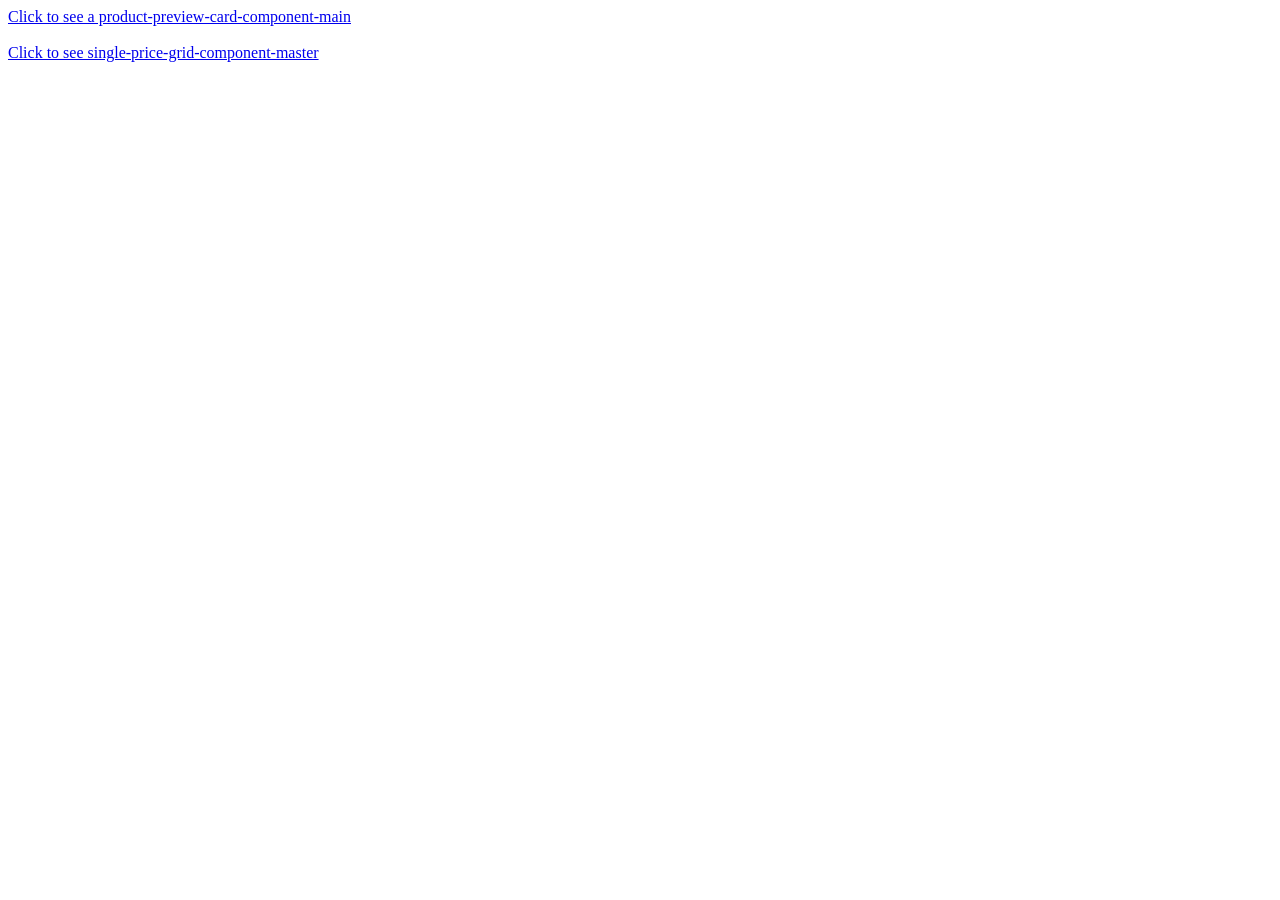
<file: index.html>
<!DOCTYPE html>
<html lang="en">
<head>
    <meta charset="UTF-8">
    <meta name="viewport" content="width=device-width, initial-scale=1.0">
    <title>Document</title>
</head>
<body>
    
    <a href="./product-preview-card-component-main/index.html">Click to see a product-preview-card-component-main</a>
    <br><br>
    <a href="./single-price-grid-component-master/index.html">Click to see single-price-grid-component-master </a>
</body>
</html>
</file>
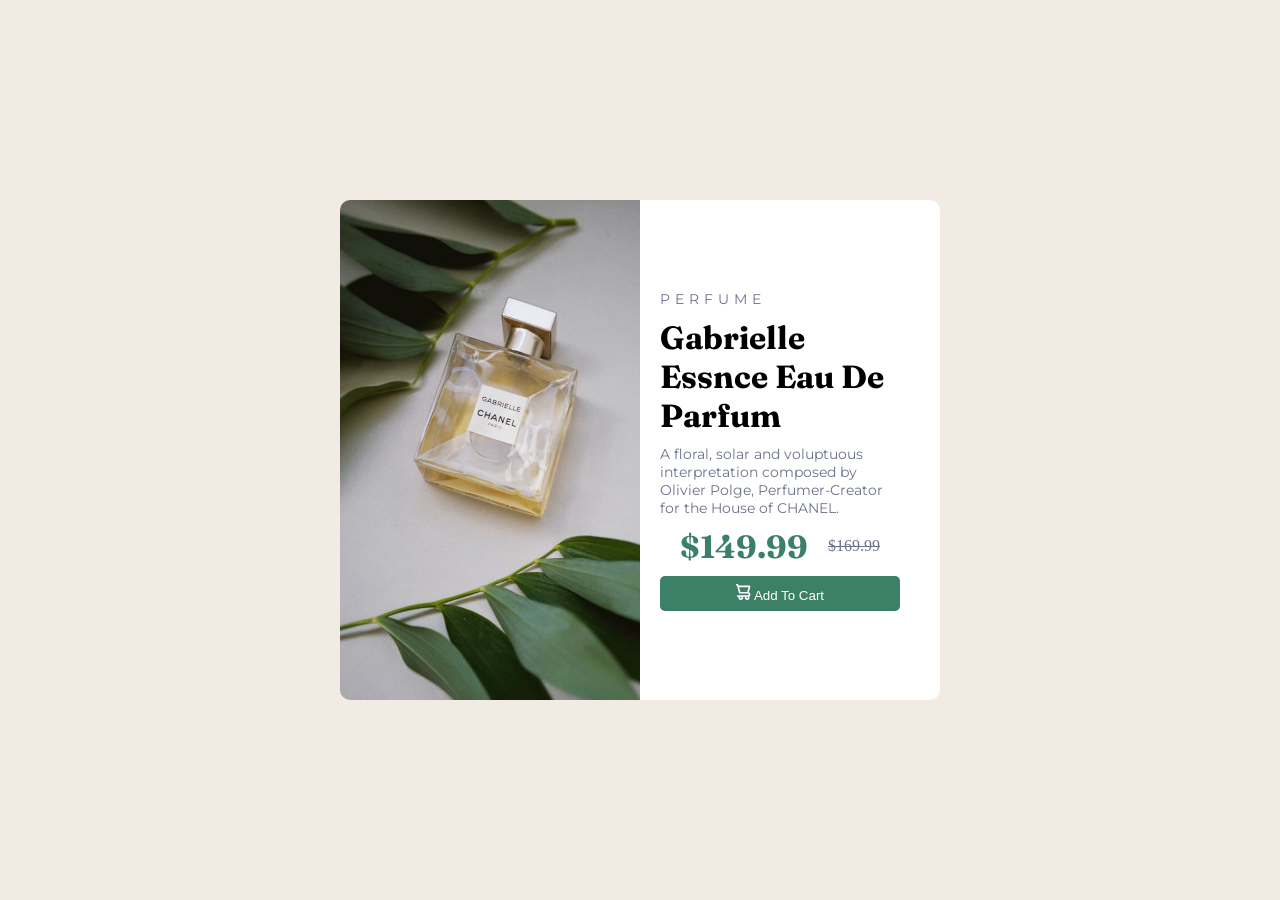
<file: product-preview-card-component-main/index.html>
<!DOCTYPE html>
<html lang="en">
<head>
    <meta charset="UTF-8">
    <meta name="viewport" content="width=device-width, initial-scale=1.0">
    <title>Compnonet Card</title>
    <link rel="stylesheet" href="./style.css">
</head>
<body>
    
    <div class="card">

        <img src="./images/image-product-desktop.jpg" alt="">

        <div class="header">
            <p>perfume</p>
            <h1>gabrielle essnce eau de parfum</h1>
            <p class="detail">A floral, solar and voluptuous interpretation composed by Olivier Polge, Perfumer-Creator for the House of CHANEL.</p>

            <div class="prices">
                <h1>$149.99</h1>
                <p><del>$169.99</del></p>
            </div>

            <button><svg width="15" height="16" xmlns="http://www.w3.org/2000/svg"><path d="M14.383 10.388a2.397 2.397 0 0 0-1.518-2.222l1.494-5.593a.8.8 0 0 0-.144-.695.8.8 0 0 0-.631-.28H2.637L2.373.591A.8.8 0 0 0 1.598 0H0v1.598h.983l1.982 7.4a.8.8 0 0 0 .799.59h8.222a.8.8 0 0 1 0 1.599H1.598a.8.8 0 1 0 0 1.598h.943a2.397 2.397 0 1 0 4.507 0h1.885a2.397 2.397 0 1 0 4.331-.376 2.397 2.397 0 0 0 1.12-2.021ZM11.26 7.99H4.395L3.068 3.196h9.477L11.26 7.991Zm-6.465 6.392a.8.8 0 1 1 0-1.598.8.8 0 0 1 0 1.598Zm6.393 0a.8.8 0 1 1 0-1.598.8.8 0 0 1 0 1.598Z" fill="#FFF"/></svg> add to cart</button>
        </div>
    </div>
</body>
</html>
</file>
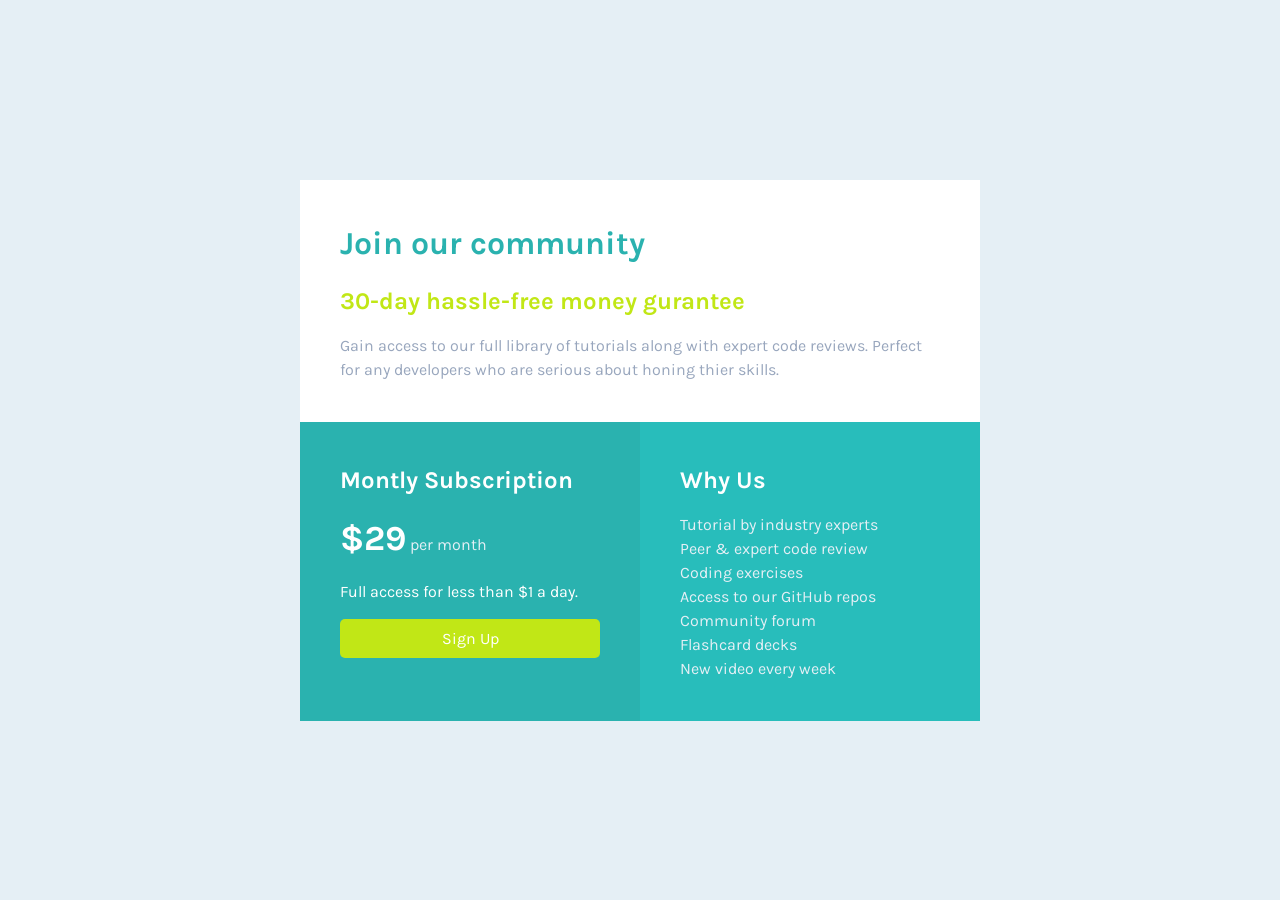
<file: single-price-grid-component-master/index.html>
<!DOCTYPE html>
<html lang="en">
<head>
    <meta charset="UTF-8">
    <meta name="viewport" content="width=device-width, initial-scale=1.0">
    <title>single-price-grid-component-master</title>
    <link rel="stylesheet" href="./style.css">
</head>
<body>
    

    <main class="card">

        <section class="header">
            <h1>Join our community</h1>
            <h2>30-day hassle-free money gurantee</h2>
            <p>Gain access to our full library of tutorials along with expert code reviews.
                Perfect for any developers who are serious about honing thier skills.
            </p>
        </section>

        <section class="subscription">
            <h2>Montly Subscription</h2>
            <p>
                <span class="price">$29</span>
                <span class="month">per month</span>
            </p>
            <p>Full access for less than $1 a day.</p>
            <button>Sign Up</button>
        </section>

        <section class="why-us">
            <h2>Why Us</h2>
            <ul>
                <li>Tutorial by industry experts</li>
                <li>Peer & expert code review</li>
                <li>Coding exercises</li>
                <li>Access to our GitHub repos</li>
                <li>Community forum</li>
                <li>Flashcard decks</li>
                <li>New video every week</li>
            </ul>
        </section>
    </main>


</body>
</html>
</file>
<file: product-preview-card-component-main/style.css>
*{
    margin: 0;
    padding: 0;
    box-sizing: border-box;
}
@font-face {
    font-family: myFont;
    src: url(./fonts/Fraunces-VariableFont_SOFT\,WONK\,opsz\,wght.ttf);
}
@font-face {
    font-family: secondFont;
    src: url(./fonts/Montserrat-VariableFont_wght.ttf)
}
body{
    display: flex;
    justify-content: center;
    align-items: center;
    height: 100vh;
    justify-content: center;
    background-color:  hsl(30, 38%, 92%);
}
.card{
    display: flex;
    max-width: 600px;
    min-height: 500px;
    gap: 20px;
    background-color: hsl(0, 0%, 100%);
    border-radius: 10px;
    overflow: hidden;
}
.card p:first-child{
    color: hsl(228, 12%, 48%);
    text-transform: uppercase;
    font-size: 14px;
    letter-spacing: 5px;
    font-family: secondFont;
}
.detail{
    font-size: 14px;
    color: hsl(228, 12%, 48%);
    font-family: secondFont;
}
img{
    width: 50%;
   content: url("./images/image-product-desktop.jpg"); 
}
.header{
    display: flex;
    flex-direction: column;
    justify-content: center;
    width: 40%;
    gap: 10px;
}
.header h1{
    text-transform: capitalize;
    font-family: myFont;
}
.prices{
    display: flex;
    justify-content: center;
    align-items: center;
    gap: 20px;
}
.prices h1{
    color: hsl(158, 36%, 37%);
    font-family: myFont;
}
.prices p{
    color: hsl(228, 12%, 48%);
    
}
button{
    padding: 8px 0;
    border: none;
    background-color: hsl(158, 36%, 37%);
    color: hsl(0, 0%, 100%);
    text-transform: capitalize;
    border-radius: 5px;
}
button:hover{
    background-color: hsl(158, 42%, 18%);
    cursor: pointer;
}

@media (width <= 768px){

    body{
        padding: 10px;
    }

    .card{
        flex-flow: wrap column;
        justify-content: center;
        align-items: center; 
    }
    img{
        content: url("./images/image-product-mobile.jpg");
        width: 100%;
    }
    .header{
        width: 90%;
        padding: 20px;
    }
}
</file>
<file: single-price-grid-component-master/style.css>
*{
    margin: 0;
    padding: 0;
    box-sizing: border-box;
}
body{
    display: flex;
    justify-content: center;
    align-items: center;
    height: 100vh;
    background-color: hsl(204, 43%, 93%);
    
}
@font-face {
    font-family: myFont;
    src: url(./fonts/Karla-VariableFont_wght.ttf);
}
.card{
    width: 90%;
    max-width: 680px;
    background-color: white;
    display: grid;
    grid-template-columns: repeat(auto-fit, minmax(340px, 1fr));
    grid-template-areas: "header header"
                          "subscription why-us";
    font-family: myFont;
    overflow: hidden;
    line-height: 1.5;
}
.header{
    grid-area: header;
    display: flex;
    flex-direction: column;
    gap: 15px;
    padding: 40px;
    width: 100%;
    height: 100%;
}
.header h2{
    color: rgb(193, 231, 22);
}
.header p{
    color: hsl(218, 22%, 67%);
}
.subscription{
    grid-area: subscription;
    background-color: hsl(179, 62%, 43%);
}
.subscription p{
    color: white;
}
.subscription, .why-us{
    display: flex;
    flex-direction: column;
    padding: 40px;
    gap: 15px;
    width: 100%;
    height: 100%;
}
.why-us{
    grid-area: why-us;
    background-color: hsl(179, 65%, 45%);
}
.why-us ul{
    list-style: none;
}
h1{
    font-size: 2rem;
    color:hsl(179, 62%, 43%);
}
h2{
    font-size: 1.5rem;
    color: white;
}
p, li, button{
    font-size: 1rem;
}
button{
    padding: 10px;
    border: none;
    background-color: rgb(193, 231, 22);
    color: white;
    border-radius: 5px;
    font-family: myFont;
}
.price{
    font-size: 2.2rem;
    font-weight: bold;
    color: white;
}
.month, li{
    color: hsl(204, 43%, 93%);
}

@media (width <= 766px){
    .card{
        grid-template-columns: 1fr;
        grid-template-areas: "header" "subscription" "why-us";
    }
    h1{
        font-size: 1.5rem;
    }
    h2{
        font-size: 1.1rem;
    }
    p, li, button{
        font-size: 0.9rem
    }
    .price{
        font-size: 1.7rem;
    }
    .header, .subscription, .why-us{
        padding: 20px;
        gap: 7px;
    }
    button{
        padding: 5px;
    }
}
</file>
